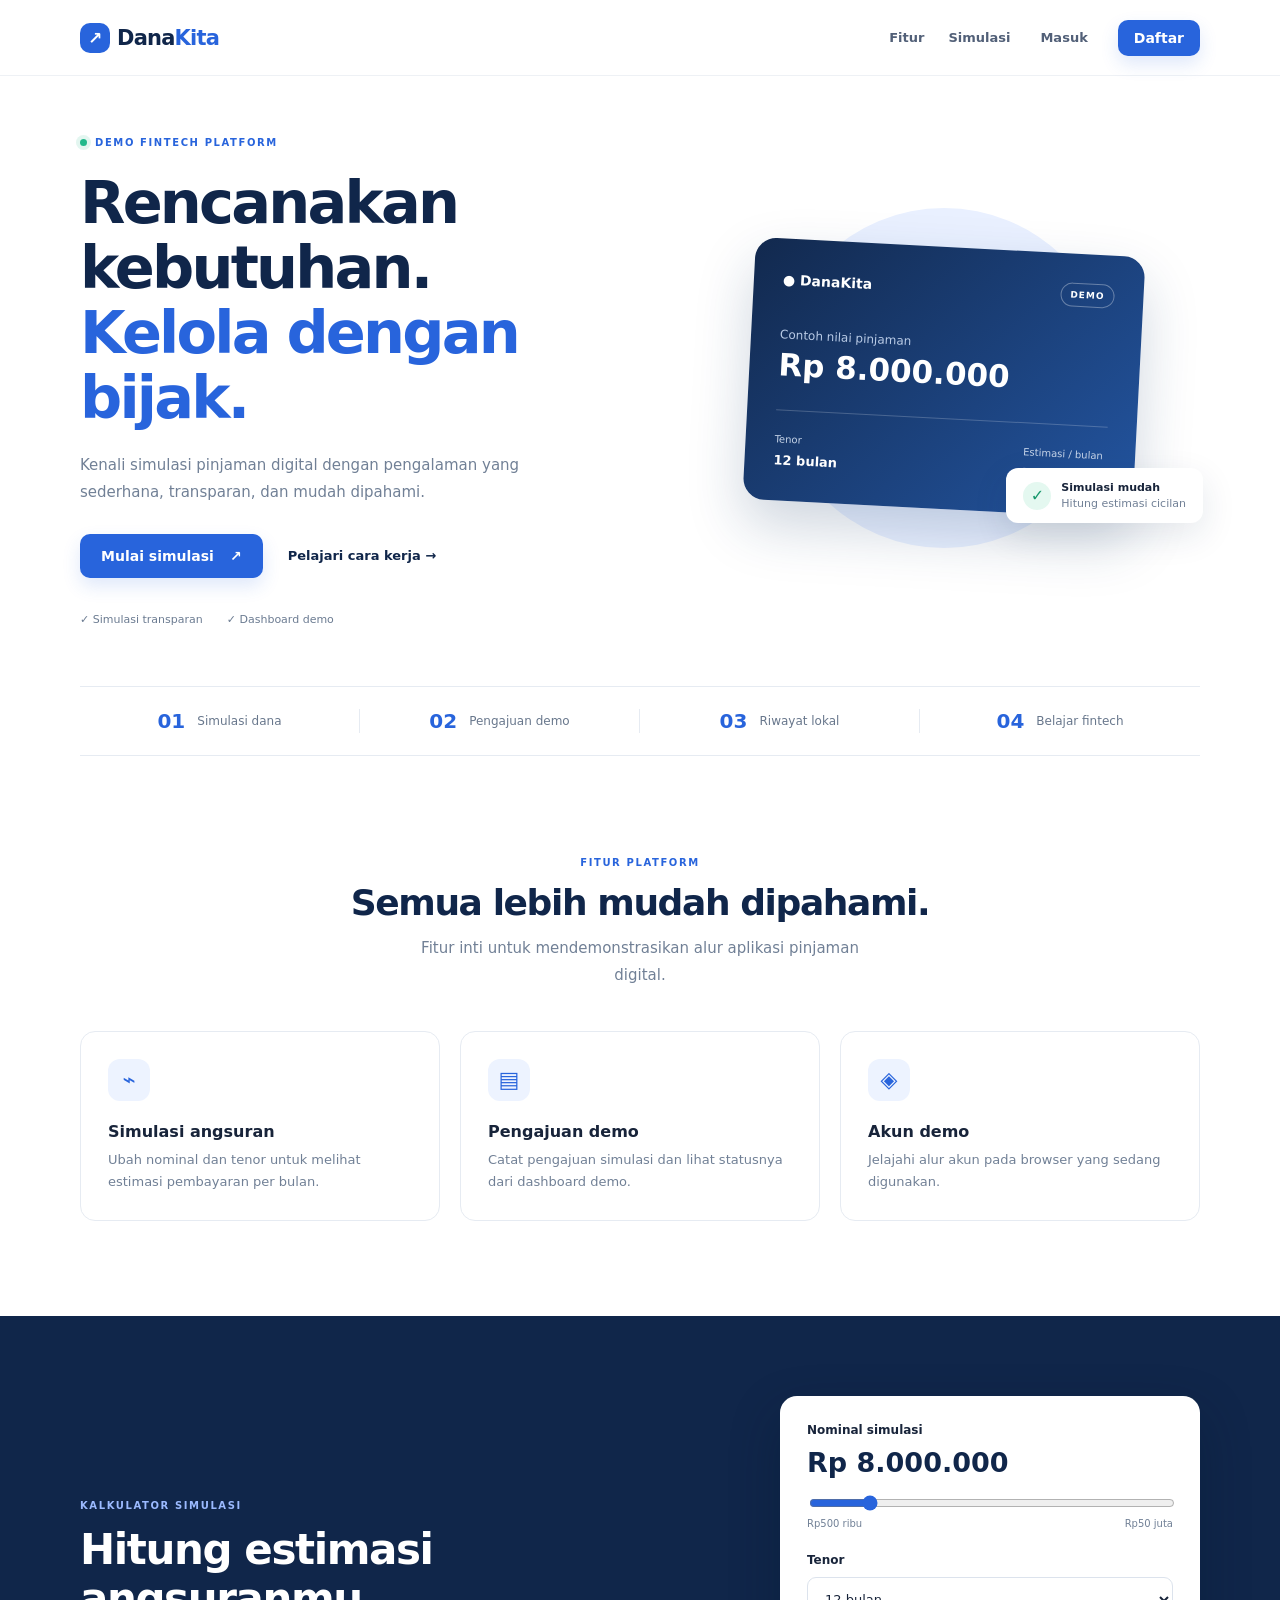
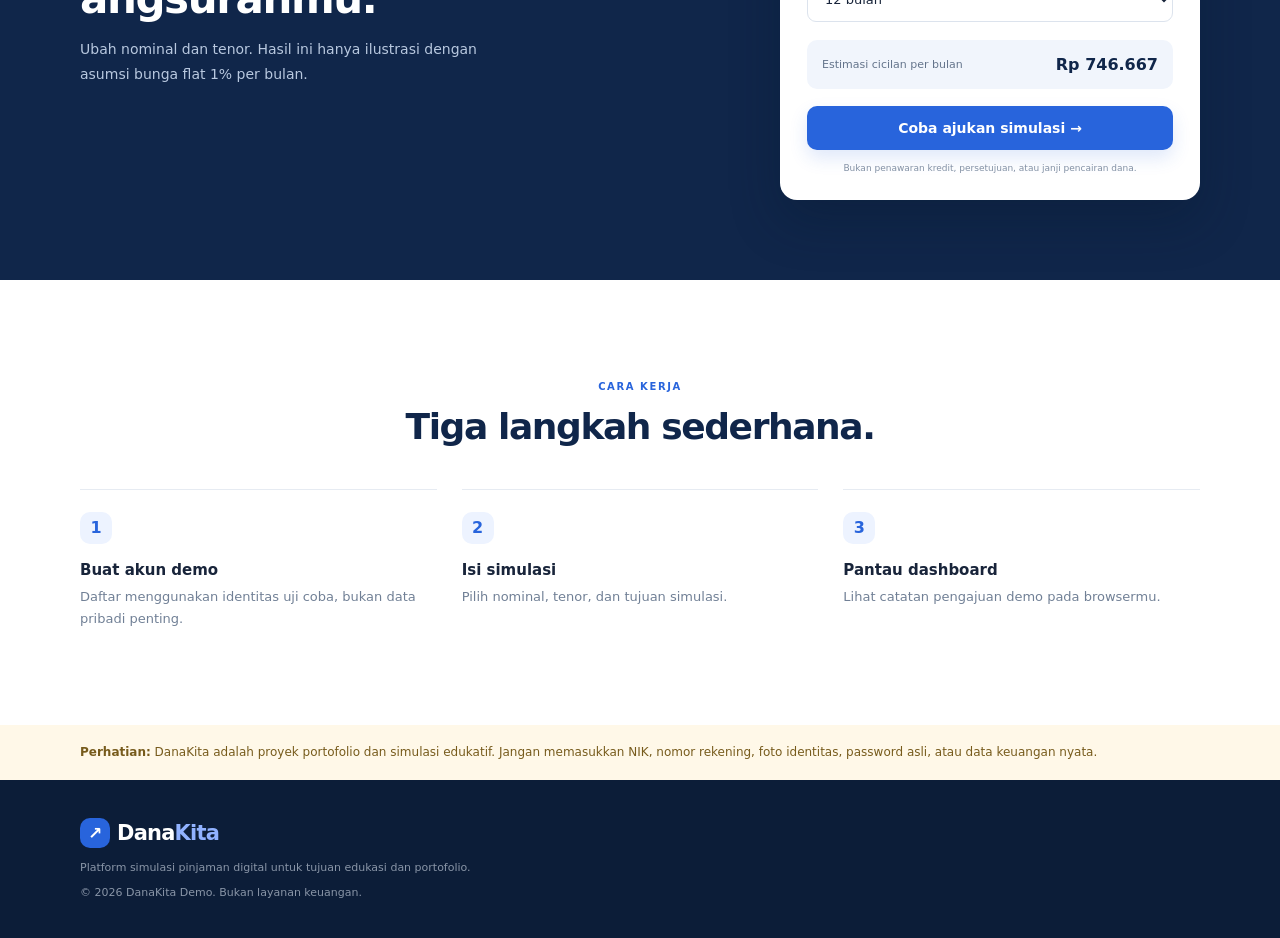
<file: danakita-github-pages/index.html>
<!DOCTYPE html>
<html lang="id">
<head>
  <meta charset="UTF-8">
  <meta name="viewport" content="width=device-width, initial-scale=1.0">
  <meta name="description" content="DanaKita - simulasi pinjaman digital untuk edukasi.">
  <title>DanaKita — Simulasi Pinjaman Digital</title>
  <link rel="stylesheet" href="assets/css/style.css">
</head>
<body>
<header class="topbar">
  <a class="brand" href="#" data-page="home"><span class="brand-mark">↗</span> Dana<span>Kita</span></a>
  <nav>
    <a href="#fitur" data-scroll="fitur">Fitur</a>
    <a href="#simulasi" data-scroll="simulasi">Simulasi</a>
    <button class="nav-button" id="navLogin">Masuk</button>
    <button class="button button-small" id="navRegister">Daftar</button>
    <button class="nav-button hidden" id="navDashboard">Dashboard</button>
    <button class="nav-button hidden" id="navLogout">Keluar</button>
  </nav>
</header>

<div id="notice" class="notice hidden" role="status"></div>

<main id="homePage">
  <section class="hero container">
    <div class="hero-copy">
      <span class="eyebrow"><span class="dot"></span> DEMO FINTECH PLATFORM</span>
      <h1>Rencanakan kebutuhan.<br><em>Kelola dengan bijak.</em></h1>
      <p>Kenali simulasi pinjaman digital dengan pengalaman yang sederhana, transparan, dan mudah dipahami.</p>
      <div class="hero-actions"><button class="button" id="heroRegister">Mulai simulasi <span>↗</span></button><a class="text-link" href="#cara-kerja">Pelajari cara kerja →</a></div>
      <div class="trust-row"><span>✓ Simulasi transparan</span><span>✓ Dashboard demo</span></div>
    </div>
    <div class="hero-visual"><div class="visual-glow"></div><div class="finance-card">
      <div class="card-top"><span>● DanaKita</span><span class="card-chip">DEMO</span></div>
      <p class="muted-light">Contoh nilai pinjaman</p><h2>Rp 8.000.000</h2><div class="card-line"></div>
      <div class="card-bottom"><span>Tenor<br><b>12 bulan</b></span><span>Estimasi / bulan<br><b>Rp 746.667</b></span></div>
    </div><div class="float-note"><span class="float-icon">✓</span><span><b>Simulasi mudah</b><small>Hitung estimasi cicilan</small></span></div></div>
  </section>

  <section class="stats container"><div><b>01</b><span>Simulasi dana</span></div><div><b>02</b><span>Pengajuan demo</span></div><div><b>03</b><span>Riwayat lokal</span></div><div><b>04</b><span>Belajar fintech</span></div></section>

  <section class="section container" id="fitur"><div class="section-heading"><span class="eyebrow">FITUR PLATFORM</span><h2>Semua lebih mudah dipahami.</h2><p>Fitur inti untuk mendemonstrasikan alur aplikasi pinjaman digital.</p></div>
    <div class="feature-grid">
      <article class="feature"><div class="feature-icon">⌁</div><h3>Simulasi angsuran</h3><p>Ubah nominal dan tenor untuk melihat estimasi pembayaran per bulan.</p></article>
      <article class="feature"><div class="feature-icon">▤</div><h3>Pengajuan demo</h3><p>Catat pengajuan simulasi dan lihat statusnya dari dashboard demo.</p></article>
      <article class="feature"><div class="feature-icon">◈</div><h3>Akun demo</h3><p>Jelajahi alur akun pada browser yang sedang digunakan.</p></article>
    </div>
  </section>

  <section class="sim-section" id="simulasi"><div class="container sim-layout">
    <div><span class="eyebrow eyebrow-light">KALKULATOR SIMULASI</span><h2>Hitung estimasi<br>angsuranmu.</h2><p>Ubah nominal dan tenor. Hasil ini hanya ilustrasi dengan asumsi bunga flat 1% per bulan.</p></div>
    <div class="sim-card"><label for="amountRange">Nominal simulasi</label><div class="amount-display" id="amountLabel">Rp 8.000.000</div>
      <input id="amountRange" type="range" min="500000" max="50000000" step="500000" value="8000000">
      <div class="range-labels"><span>Rp500 ribu</span><span>Rp50 juta</span></div>
      <label for="tenorSelect">Tenor</label><select id="tenorSelect"><option value="3">3 bulan</option><option value="6">6 bulan</option><option value="9">9 bulan</option><option value="12" selected>12 bulan</option><option value="18">18 bulan</option><option value="24">24 bulan</option></select>
      <div class="estimate"><span>Estimasi cicilan per bulan</span><b id="monthlyLabel">Rp 746.667</b></div>
      <button class="button button-full" id="simApply">Coba ajukan simulasi →</button>
      <small class="disclaimer">Bukan penawaran kredit, persetujuan, atau janji pencairan dana.</small>
    </div>
  </div></section>

  <section class="section container how" id="cara-kerja"><div class="section-heading"><span class="eyebrow">CARA KERJA</span><h2>Tiga langkah sederhana.</h2></div>
    <div class="steps"><div><b>1</b><h3>Buat akun demo</h3><p>Daftar menggunakan identitas uji coba, bukan data pribadi penting.</p></div><div><b>2</b><h3>Isi simulasi</h3><p>Pilih nominal, tenor, dan tujuan simulasi.</p></div><div><b>3</b><h3>Pantau dashboard</h3><p>Lihat catatan pengajuan demo pada browsermu.</p></div></div>
  </section>
  <section class="disclaimer-band"><div class="container"><b>Perhatian:</b> DanaKita adalah proyek portofolio dan simulasi edukatif. Jangan memasukkan NIK, nomor rekening, foto identitas, password asli, atau data keuangan nyata.</div></section>
</main>

<section id="authPage" class="auth-wrap hidden">
  <div class="auth-card">
    <a href="#" class="back-link" id="backHome">← Kembali ke beranda</a>
    <span class="eyebrow">DANAKITA DEMO</span><h1 id="authTitle">Buat akun demo</h1>
    <p id="authSubtitle">Daftar untuk mencoba dashboard simulasi.</p>
    <form id="authForm" class="form-stack">
      <label id="nameField">Nama lengkap<input id="nameInput" type="text" minlength="2" maxlength="100" autocomplete="name"></label>
      <label>Email<input id="emailInput" type="email" required autocomplete="email" placeholder="nama@email.com"></label>
      <label>Password<input id="passwordInput" type="password" minlength="10" required autocomplete="current-password" placeholder="Minimal 10 karakter"></label>
      <button class="button button-full" id="authSubmit" type="submit">Daftar akun demo</button>
    </form>
    <p class="auth-switch"><span id="switchText">Sudah punya akun?</span> <a href="#" id="switchAuth">Masuk</a></p>
    <div class="mini-notice">Mode GitHub Pages: akun demo disimpan hanya di penyimpanan browser perangkat ini. Jangan gunakan password yang dipakai di layanan lain.</div>
  </div>
</section>

<section id="dashboardPage" class="dashboard container hidden">
  <div class="dashboard-head"><div><span class="eyebrow">DASHBOARD PERSONAL</span><h1>Halo, <span id="welcomeName">Pengguna</span>!</h1><p>Berikut ringkasan simulasi pada browser ini.</p></div><button class="button" id="newApplication">+ Buat simulasi</button></div>
  <div class="welcome-panel"><div><span class="eyebrow eyebrow-light">DANAKITA DEMO</span><h2>Kelola rencana dengan bijak.</h2><p>Seluruh angka dan pengajuan di halaman ini hanya simulasi edukatif.</p></div><div class="welcome-symbol">DK</div></div>
  <div class="table-card"><div class="table-heading"><div><h2>Riwayat simulasi</h2><p>Catatan tersimpan di browser ini.</p></div><span class="count-pill" id="applicationCount">0 pengajuan</span></div>
    <div class="table-scroll"><table><thead><tr><th>Tanggal</th><th>Nominal</th><th>Tenor</th><th>Estimasi / bulan</th><th>Status</th></tr></thead><tbody id="applicationRows"></tbody></table></div>
    <div class="empty-state" id="emptyState"><div>▤</div><h3>Belum ada simulasi</h3><p>Buat simulasi pertama untuk melihat catatan di sini.</p><button class="text-link" id="emptyApply">Mulai simulasi →</button></div>
  </div>
</section>

<section id="applyPage" class="auth-wrap apply-wrap hidden">
  <div class="auth-card apply-card">
    <a href="#" class="back-link" id="backDashboard">← Kembali ke dashboard</a>
    <span class="eyebrow">PENGAJUAN SIMULASI</span><h1>Catat simulasi</h1><p>Isi detail untuk membuat catatan simulasi demo.</p>
    <form id="applyForm" class="form-stack">
      <label>Nominal simulasi (Rp)<input id="applyAmount" type="number" min="500000" max="50000000" step="500000" value="8000000" required></label>
      <label>Tenor<select id="applyTenor"><option>3</option><option>6</option><option>9</option><option selected>12</option><option>18</option><option>24</option></select></label>
      <label>Tujuan simulasi<textarea id="purposeInput" rows="3" minlength="5" maxlength="250" required placeholder="Contoh: simulasi kebutuhan pendidikan"></textarea></label>
      <div class="estimate estimate-light"><span>Estimasi cicilan per bulan</span><b id="applyEstimate">Rp 746.667</b></div>
      <button class="button button-full" type="submit">Simpan simulasi demo</button>
    </form>
    <div class="mini-notice">Pengajuan ini tidak dikirim ke lembaga keuangan dan tidak menghasilkan persetujuan atau pencairan pinjaman.</div>
  </div>
</section>

<footer><div class="footer-inner"><a class="brand brand-light" href="#"><span class="brand-mark">↗</span> Dana<span>Kita</span></a><p>Platform simulasi pinjaman digital untuk tujuan edukasi dan portofolio.</p><small>© 2026 DanaKita Demo. Bukan layanan keuangan.</small></div></footer>
<script src="assets/js/app.js"></script>
</body>
</html>
</file>
<file: danakita-github-pages/assets/css/style.css>
:root{--navy:#10264a;--navy2:#183963;--blue:#2864dc;--pale:#edf3ff;--ink:#18243a;--muted:#718096;--line:#e6ebf2;--white:#fff;--green:#16a477}
*{box-sizing:border-box}html{scroll-behavior:smooth}body{margin:0;font-family:Inter,system-ui,-apple-system,"Segoe UI",sans-serif;color:var(--ink);background:#fff}a{color:inherit;text-decoration:none}button,input,select,textarea{font:inherit}.container{width:min(1120px,calc(100% - 44px));margin:auto}.hidden{display:none!important}
.topbar{height:76px;display:flex;align-items:center;justify-content:space-between;padding:0 max(22px,calc((100% - 1120px)/2));border-bottom:1px solid #eef1f5;background:#fff;position:sticky;top:0;z-index:10}.brand{display:flex;align-items:center;gap:7px;font-size:21px;font-weight:800;color:var(--navy);letter-spacing:-.8px}.brand>span:last-child{color:var(--blue);margin-left:-7px}.brand-mark{width:30px;height:30px;border-radius:10px;background:var(--blue);color:#fff;display:grid;place-items:center;font-size:17px}.topbar nav{display:flex;align-items:center;gap:24px;font-size:13px;font-weight:600;color:#526078}.topbar nav>a:hover{color:var(--blue)}.button{display:inline-flex;align-items:center;justify-content:center;gap:16px;padding:14px 21px;background:var(--blue);color:#fff;border:0;border-radius:10px;font-weight:700;font-size:14px;cursor:pointer;box-shadow:0 8px 18px #2864dc26;transition:.2s}.button:hover{background:#1e50b8;transform:translateY(-1px)}.button-small{padding:10px 16px}.button-full{width:100%}.nav-button{border:0;background:none;color:#526078;font-weight:600;font-size:13px;cursor:pointer}.hero{min-height:535px;display:grid;grid-template-columns:1.05fr .95fr;align-items:center;gap:40px;padding-top:55px;padding-bottom:60px}.eyebrow{font-size:10px;letter-spacing:1.6px;font-weight:800;color:var(--blue);display:inline-flex;align-items:center;gap:8px}.dot{width:7px;height:7px;border-radius:50%;background:#22b98b;box-shadow:0 0 0 4px #22b98b20}.hero h1{font-size:clamp(39px,5vw,59px);line-height:1.1;letter-spacing:-2.8px;color:var(--navy);margin:21px 0}.hero h1 em{font-style:normal;color:var(--blue)}.hero-copy>p,.section-heading>p{font-size:15px;line-height:1.8;color:var(--muted);max-width:480px}.hero-actions{display:flex;align-items:center;gap:25px;margin-top:28px}.text-link{font-size:13px;font-weight:700;color:var(--navy);border:0;background:none;cursor:pointer}.trust-row{display:flex;gap:24px;margin-top:35px;color:#6b7b91;font-size:11px}.hero-visual{min-height:360px;display:grid;place-items:center;position:relative}.visual-glow{position:absolute;width:340px;height:340px;border-radius:50%;background:#e9f0ff}.finance-card{z-index:1;width:min(390px,90%);padding:29px;border-radius:21px;color:#fff;background:linear-gradient(135deg,#12294e,#2355a1);box-shadow:0 25px 55px #18396335;transform:rotate(3deg)}.card-top,.card-bottom{display:flex;justify-content:space-between;align-items:center}.card-top{font-weight:700;font-size:14px}.card-chip{font-size:9px;letter-spacing:1px;padding:6px 9px;border:1px solid #ffffff55;border-radius:20px}.muted-light{color:#b9cbe6;font-size:12px}.finance-card>p{margin:36px 0 5px}.finance-card h2{font-size:31px;margin:0 0 27px}.card-line{height:1px;background:#ffffff35;margin-bottom:20px}.card-bottom{font-size:10px;color:#c7d5e9;line-height:1.8}.card-bottom b{font-size:13px;color:#fff}.float-note{position:absolute;z-index:2;bottom:35px;right:-3px;background:#fff;padding:13px 17px;display:flex;gap:10px;align-items:center;border-radius:12px;box-shadow:0 12px 35px #142d501c}.float-icon{width:28px;height:28px;border-radius:50%;display:grid;place-items:center;background:#e4f8f0;color:#15976b}.float-note b,.float-note small{display:block;font-size:11px}.float-note small{color:var(--muted);margin-top:3px}.stats{border-block:1px solid var(--line);display:grid;grid-template-columns:repeat(4,1fr);padding:22px 0}.stats div{display:flex;align-items:center;justify-content:center;gap:12px;border-right:1px solid var(--line)}.stats div:last-child{border:0}.stats b{font-size:20px;color:var(--blue)}.stats span{font-size:12px;color:#68778c}.section{padding-top:95px;padding-bottom:95px}.section-heading{text-align:center;margin-bottom:42px}.section-heading h2,.sim-layout h2{font-size:36px;letter-spacing:-1.4px;color:var(--navy);margin:12px 0}.section-heading>p{margin:0 auto}.feature-grid{display:grid;grid-template-columns:repeat(3,1fr);gap:20px}.feature{padding:27px;border:1px solid var(--line);border-radius:15px}.feature-icon{width:42px;height:42px;display:grid;place-items:center;background:var(--pale);color:var(--blue);border-radius:12px;font-size:22px}.feature h3{font-size:16px;margin:21px 0 8px}.feature p,.steps p{font-size:13px;line-height:1.7;color:var(--muted);margin:0}.sim-section{background:var(--navy);padding:80px 0;color:#fff}.sim-layout{display:grid;grid-template-columns:1fr 420px;align-items:center;gap:70px}.eyebrow-light{color:#9bbaff}.sim-layout h2{color:#fff;font-size:42px}.sim-layout>div:first-child>p{color:#b8c8df;line-height:1.8;font-size:14px;max-width:400px}.sim-card{background:#fff;color:var(--ink);padding:27px;border-radius:17px;box-shadow:0 20px 50px #07172c55}.sim-card label,.form-stack label{font-size:12px;font-weight:700;display:block;margin-bottom:10px}.amount-display{font-size:27px;font-weight:800;color:var(--navy);margin:8px 0 15px}.sim-card input[type=range]{width:100%;accent-color:var(--blue)}.range-labels{display:flex;justify-content:space-between;font-size:10px;color:var(--muted);margin:3px 0 24px}.sim-card select,.form-stack input,.form-stack select,.form-stack textarea{width:100%;padding:13px;border:1px solid #dce3ed;border-radius:9px;background:#fff;color:var(--ink);font-size:13px;outline:none}.sim-card select{margin:0 0 18px}.form-stack input:focus,.form-stack select:focus,.form-stack textarea:focus,.sim-card select:focus{border-color:var(--blue);box-shadow:0 0 0 3px #2864dc15}.estimate{background:#f1f5fc;border-radius:10px;padding:15px;margin:0 0 17px;display:flex;justify-content:space-between;align-items:center;gap:10px}.estimate span{font-size:11px;color:#64748b}.estimate b{font-size:16px;color:var(--navy)}.disclaimer{display:block;text-align:center;font-size:9px;color:#8290a4;margin-top:13px}.steps{display:grid;grid-template-columns:repeat(3,1fr);gap:25px}.steps>div{border-top:1px solid var(--line);padding-top:22px}.steps>div>b{display:grid;place-items:center;width:32px;height:32px;border-radius:10px;background:var(--pale);color:var(--blue)}.steps h3{font-size:15px;margin:17px 0 7px}.disclaimer-band{background:#fff8e8;color:#775b1c;padding:18px 0;font-size:12px;line-height:1.6}.footer-inner{width:min(1120px,calc(100% - 44px));margin:auto;padding:38px 0}.footer-inner p,.footer-inner small{font-size:11px;color:#8995a7}.footer-inner p{margin:13px 0 7px}footer{background:#0c1d38;color:#fff}.brand-light{color:#fff}.brand-light>span:last-child{color:#91b2ff}.auth-wrap{min-height:calc(100vh - 190px);display:grid;place-items:center;padding:55px 20px;background:linear-gradient(135deg,#f4f7fc,#fff)}.auth-card{width:min(450px,100%);background:#fff;border:1px solid var(--line);border-radius:17px;padding:35px;box-shadow:0 15px 45px #1839630d}.back-link{display:block;color:#718096;font-size:11px;margin-bottom:30px}.auth-card h1{font-size:27px;color:var(--navy);margin:12px 0 7px}.auth-card>p{font-size:12px;color:var(--muted);margin:0 0 25px}.form-stack{display:grid;gap:17px}.form-stack label{margin:0}.form-stack label input,.form-stack label select,.form-stack label textarea{display:block;margin-top:8px;font-weight:400}.auth-switch{text-align:center;margin:22px 0 0!important}.auth-switch a{color:var(--blue);font-weight:700}.mini-notice{margin-top:19px;padding:12px;background:#f5f7fb;border-radius:8px;color:#718096;font-size:10px;line-height:1.6}.dashboard{padding-top:55px;padding-bottom:70px;min-height:65vh}.dashboard-head{display:flex;justify-content:space-between;align-items:center;margin-bottom:28px}.dashboard-head h1{font-size:30px;color:var(--navy);margin:10px 0 5px}.dashboard-head p,.table-heading p{font-size:12px;color:var(--muted);margin:0}.welcome-panel{padding:25px 30px;border-radius:15px;background:linear-gradient(110deg,#12294e,#285eb1);color:#fff;display:flex;justify-content:space-between;align-items:center;margin-bottom:25px}.welcome-panel h2{margin:8px 0;font-size:23px}.welcome-panel p{margin:0;color:#c0d0e7;font-size:12px}.welcome-symbol{font-size:65px;font-weight:800;color:#ffffff30}.table-card{border:1px solid var(--line);border-radius:14px;overflow:hidden}.table-heading{padding:22px 24px;display:flex;align-items:center;justify-content:space-between}.table-heading h2{font-size:16px;margin:0 0 5px;color:var(--navy)}.count-pill,.status{font-size:10px;padding:6px 10px;border-radius:30px;background:#eef3ff;color:#315caa}.table-scroll{overflow-x:auto}table{width:100%;border-collapse:collapse;text-align:left;white-space:nowrap}th,td{padding:14px 20px;border-top:1px solid var(--line);font-size:11px}th{color:#7b899d;background:#fafbfd}td{color:#46556c}.empty-state{text-align:center;padding:45px 15px}.empty-state>div{font-size:30px;color:#9db7e8}.empty-state h3{font-size:15px}.empty-state p{font-size:11px;color:var(--muted)}.empty-state .text-link{display:inline-block;margin-top:10px}.apply-wrap{min-height:70vh}.apply-card{width:min(540px,100%)}.notice{position:fixed;top:88px;right:20px;z-index:30;max-width:360px;background:#e8f8f1;color:#137653;padding:14px 18px;border-radius:10px;box-shadow:0 8px 30px #10264a20;font-size:13px}.notice.error{background:#fff0f0;color:#a52e2e}
@media(max-width:760px){.topbar{height:66px;padding-inline:16px}.topbar nav{gap:10px;font-size:11px}.topbar nav>a{display:none}.hero{grid-template-columns:1fr;padding-top:48px;gap:5px}.hero h1{font-size:43px}.hero-visual{min-height:310px}.float-note{right:0;bottom:20px}.stats{grid-template-columns:repeat(2,1fr);row-gap:18px}.stats div:nth-child(2){border:0}.feature-grid{grid-template-columns:1fr}.section{padding-top:65px;padding-bottom:65px}.sim-layout{grid-template-columns:1fr;gap:25px}.sim-layout h2{font-size:35px}.sim-card{width:100%}.steps{grid-template-columns:1fr;gap:20px}.dashboard-head{align-items:flex-start;gap:15px;flex-direction:column}.dashboard-head h1{font-size:25px}.welcome-panel{padding:20px}.auth-card{padding:27px 22px}.table-heading{padding:18px}.hero-actions{gap:16px}.trust-row{gap:13px;font-size:10px}}
@media(max-width:390px){.topbar nav{gap:7px}.brand{font-size:18px}.hero h1{font-size:37px}.finance-card{padding:22px}}
</file>
